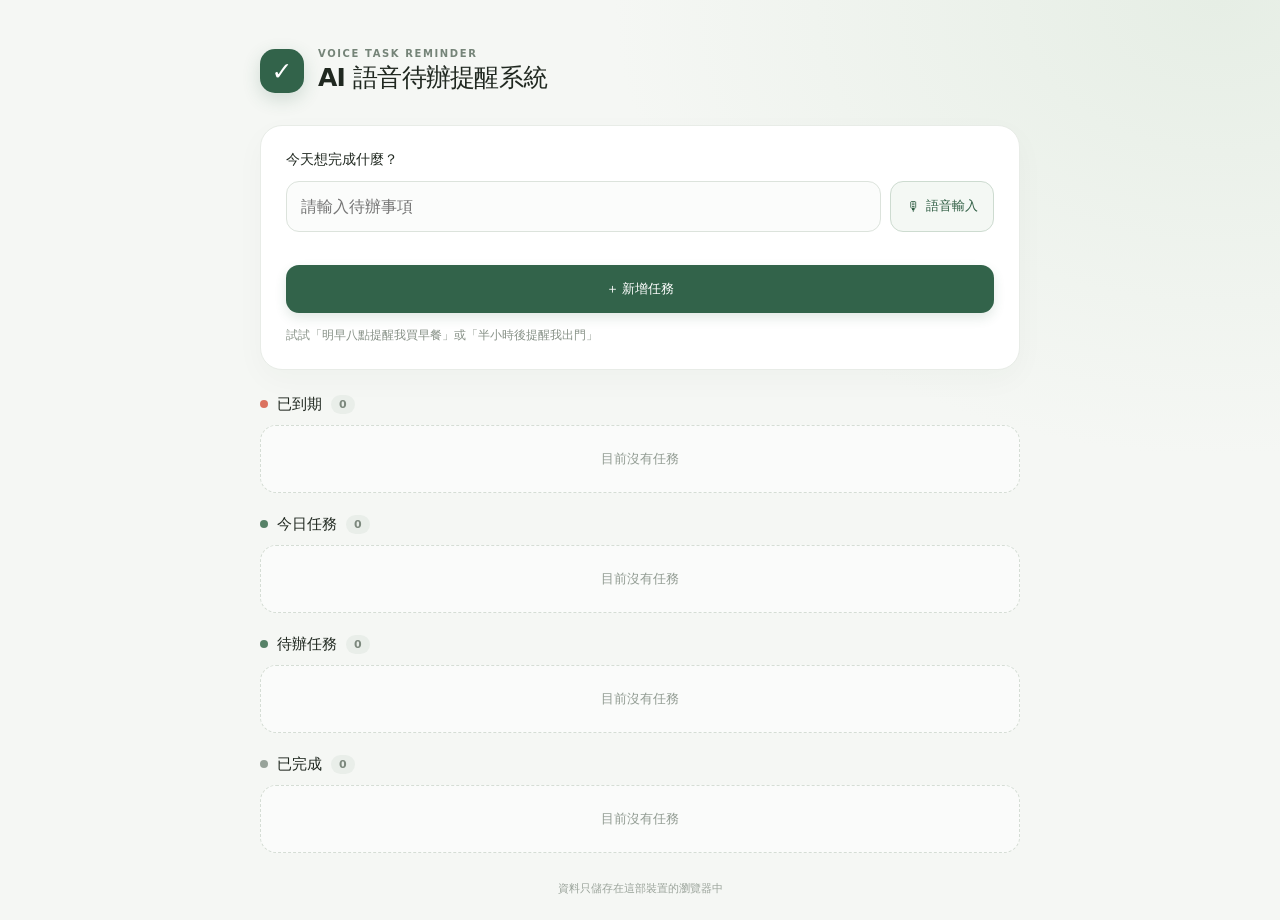
<file: index.html>
<!doctype html>
<html lang="zh-Hant">
<head>
  <meta charset="utf-8">
  <meta name="viewport" content="width=device-width, initial-scale=1, viewport-fit=cover">
  <meta name="theme-color" content="#f5f7f4">
  <title>AI 語音待辦提醒系統</title>
  <link rel="stylesheet" href="styles.css">
</head>
<body>
  <main class="app-shell">
    <header class="topbar">
      <div class="brand-mark" aria-hidden="true">✓</div>
      <div><p class="eyebrow">VOICE TASK REMINDER</p><h1>AI 語音待辦提醒系統</h1></div>
    </header>

    <section class="composer card" aria-label="新增任務">
      <label for="task-input">今天想完成什麼？</label>
      <div class="input-row">
        <input id="task-input" type="text" placeholder="請輸入待辦事項" autocomplete="off">
        <button id="voice-button" class="voice-button" type="button" aria-label="語音輸入"><span aria-hidden="true">🎙</span><span class="voice-label">語音輸入</span></button>
      </div>
      <p id="voice-status" class="voice-status" aria-live="polite"></p>
      <button id="add-button" class="add-button" type="button">＋ 新增任務</button>
      <p class="hint">試試「明早八點提醒我買早餐」或「半小時後提醒我出門」</p>
    </section>

    <section class="task-area" aria-label="任務清單">
      <div id="task-groups"></div>
    </section>
    <footer>資料只儲存在這部裝置的瀏覽器中</footer>
  </main>
  <script src="app.js"></script>
</body>
</html>
</file>
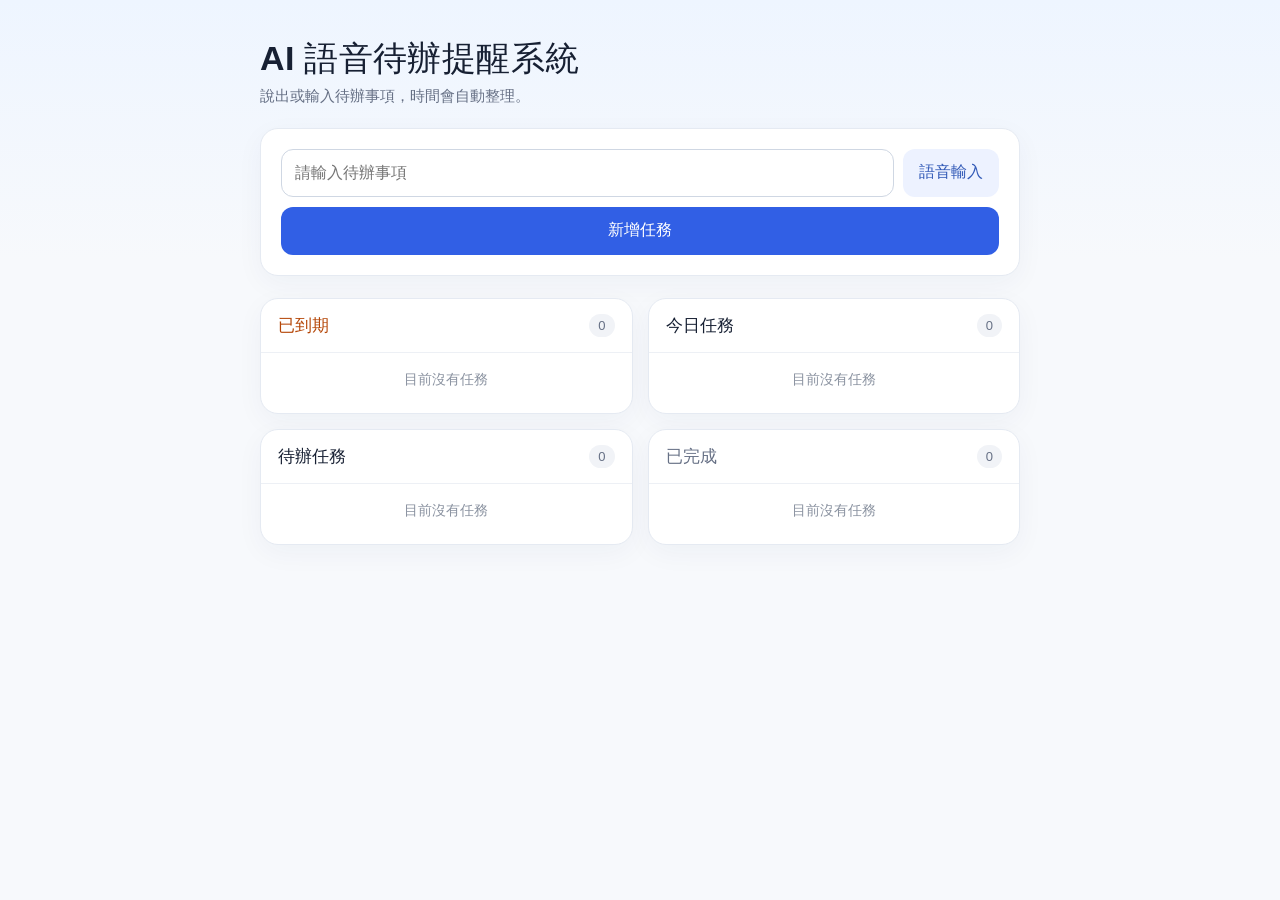
<file: local-version/index.html>
<!doctype html>
<html lang="zh-Hant">
<head>
  <meta charset="utf-8">
  <meta name="viewport" content="width=device-width, initial-scale=1, viewport-fit=cover">
  <meta name="theme-color" content="#f4f7fb">
  <title>voice-task-reminder｜AI 語音待辦提醒系統</title>
  <style>
    :root{font-family:-apple-system,BlinkMacSystemFont,"Segoe UI",sans-serif;color:#172033;background:#f4f7fb;font-synthesis:none;text-rendering:optimizeLegibility}*{box-sizing:border-box}body{margin:0;min-height:100vh;padding:env(safe-area-inset-top) 16px env(safe-area-inset-bottom);background:linear-gradient(180deg,#eef5ff 0,#f7f9fc 260px)}.app{width:min(100%,760px);margin:0 auto;padding:24px 0 48px}header{margin:4px 0 22px}h1{font-size:clamp(25px,6vw,34px);line-height:1.2;margin:0 0 8px;letter-spacing:.01em}.subtitle{color:#667085;margin:0;font-size:15px}.composer,.task-section{background:#fff;border:1px solid #e5eaf2;border-radius:18px;box-shadow:0 8px 28px #20365a0b}.composer{padding:16px;margin-bottom:22px}.input-row{display:flex;gap:9px;align-items:stretch}input{min-width:0;flex:1;border:1px solid #cfd7e3;border-radius:12px;padding:14px 13px;font-size:16px;color:#172033;outline:none}input:focus{border-color:#4779e8;box-shadow:0 0 0 3px #4779e81a}button{font:inherit;font-weight:650;border:0;border-radius:12px;min-height:48px;padding:0 16px;cursor:pointer;transition:transform .08s,background .15s}button:active{transform:scale(.98)}.voice{background:#edf2ff;color:#3159b7;white-space:nowrap}.voice.listening{background:#fff0ed;color:#bd422e}.add{width:100%;margin-top:10px;background:#315fe5;color:white;font-size:16px}.add:hover{background:#244fc9}.notice{margin:10px 2px 0;color:#b54708;font-size:14px;line-height:1.45}.notice:empty{display:none}.sections{display:grid;gap:15px}.task-section{overflow:hidden}.section-head{display:flex;align-items:center;justify-content:space-between;padding:15px 17px;border-bottom:1px solid #edf0f5}.section-head h2{font-size:17px;margin:0}.count{font-size:13px;color:#667085;background:#f1f3f7;border-radius:20px;padding:4px 9px}.task-list{list-style:none;margin:0;padding:0}.task{padding:15px 16px;border-bottom:1px solid #eef0f4}.task:last-child{border-bottom:0}.task-main{display:flex;gap:12px;align-items:flex-start}.check{width:24px;height:24px;min-height:24px;padding:0;flex:none;border:2px solid #b6c0d0;border-radius:8px;background:white;color:white;line-height:1}.check[aria-pressed="true"]{background:#2e9b70;border-color:#2e9b70}.task-copy{flex:1;min-width:0}.task-name{font-size:16px;line-height:1.4;font-weight:650;overflow-wrap:anywhere}.completed .task-name{text-decoration:line-through;color:#858d9b}.task-time{font-size:14px;color:#3159b7;margin-top:5px}.task-source{font-size:13px;color:#7b8494;margin-top:5px;overflow-wrap:anywhere}.task-actions{display:flex;flex-wrap:wrap;gap:8px;margin:12px 0 0 36px}.task-actions button{min-height:40px;padding:0 12px;font-size:13px;background:#f1f5ff;color:#3159b7}.task-actions .delete{background:#fff1f0;color:#b42318}.empty{padding:18px;color:#8b93a1;text-align:center;font-size:14px}.section-due .section-head h2{color:#b54708}.section-done .section-head h2{color:#667085}@media(min-width:600px){.app{padding-top:34px}.composer{padding:20px}.sections{grid-template-columns:1fr 1fr;align-items:start}.task-section{min-height:116px}}
  </style>
</head>
<body>
  <main class="app">
    <header><h1>AI 語音待辦提醒系統</h1><p class="subtitle">說出或輸入待辦事項，時間會自動整理。</p></header>
    <form class="composer" id="task-form">
      <div class="input-row"><input id="task-input" type="text" placeholder="請輸入待辦事項" autocomplete="off" aria-label="請輸入待辦事項"><button class="voice" id="voice-button" type="button">語音輸入</button></div>
      <button class="add" type="submit">新增任務</button>
      <p class="notice" id="notice" role="status" aria-live="polite"></p>
    </form>
    <div class="sections" id="sections"></div>
  </main>
  <script>
  (()=>{
    const STORAGE_KEY='voice-task-reminder.tasks.v1';
    const input=document.querySelector('#task-input'),form=document.querySelector('#task-form'),voiceButton=document.querySelector('#voice-button'),notice=document.querySelector('#notice'),sections=document.querySelector('#sections');
    let tasks=[];try{tasks=JSON.parse(localStorage.getItem(STORAGE_KEY)||'[]');if(!Array.isArray(tasks))tasks=[]}catch{tasks=[]}
    const save=()=>localStorage.setItem(STORAGE_KEY,JSON.stringify(tasks));
    const pad=n=>String(n).padStart(2,'0');
    function toArabic(s){const digits={零:0,〇:0,一:1,兩:2,二:2,三:3,四:4,五:5,六:6,七:7,八:8,九:9};return s.replace(/[零〇一兩二三四五六七八九十]+/g,part=>{if(/^十/.test(part))return String(10+(digits[part[1]]||0));if(part.includes('十')){const [a,b]=part.split('十');return String((digits[a]||1)*10+(digits[b]||0))}return String(digits[part]??part)})}
    function normalize(s){return toArabic(s).replace(/[０-９]/g,c=>String.fromCharCode(c.charCodeAt(0)-0xFEE0)).replace(/個小時|钟头|鐘頭/g,'小時').replace(/分鐘|分/g,'分鐘').replace(/點鐘|点钟|点/g,'點').replace(/(?<!小)時/g,'點').replace(/[\s，,。！？!?、；;：:「」『』（）()]/g,'')}
    function parseTime(original){
      const s=normalize(original),now=new Date();let at=null,matched='';
      const setRelative=(mins)=>{at=new Date(now.getTime()+mins*60000)};
      let m;
      if((m=s.match(/(\d+)分鐘後/))) {setRelative(+m[1]);matched=m[0]}
      else if((m=s.match(/(\d+)(?:個)?半小時後/))){setRelative(+m[1]*90);matched=m[0]}
      else if(s.includes('半小時後')){setRelative(30);matched='半小時後'}
      else if((m=s.match(/(\d+)(?:個)?小時後/))){setRelative(+m[1]*60);matched=m[0]}
      else if((m=s.match(/(\d+)個?小時半後/))){setRelative(+m[1]*60+30);matched=m[0]}
      else if(s.includes('等一下')||s.includes('待會')||s.includes('等會')){setRelative(10);matched=s.includes('等一下')?'等一下':s.includes('待會')?'待會':'等會'}
      else if(s.includes('晚一點')){setRelative(60);matched='晚一點'}
      else {
        let dayOffset=0;
        if(s.includes('下週')||s.includes('下周')||s.includes('下禮拜')||s.includes('下星期')){const wd=s.match(/(?:下週|下周|下禮拜|下星期)([一二三四五六日天])/);if(wd){const map={一:1,二:2,三:3,四:4,五:5,六:6,日:0,天:0},delta=(map[wd[1]]-now.getDay()+7)%7||7;dayOffset=delta+((s.includes('下週')||s.includes('下周'))?0:0);matched=wd[0]}}
        else if(s.includes('明天')||s.includes('明早')||s.includes('明晚')){dayOffset=1;matched=s.includes('明天')?'明天':s.includes('明早')?'明早':'明晚'}
        else if(s.includes('今天')){matched='今天'}
        else if(s.includes('這禮拜')||s.includes('這週')||s.includes('這周')){const wd=s.match(/(?:這禮拜|這週|這周)([一二三四五六日天])/);if(wd){const map={一:1,二:2,三:3,四:4,五:5,六:6,日:0,天:0},delta=(map[wd[1]]-now.getDay()+7)%7;dayOffset=delta;matched=wd[0]}}
        const time=s.match(/(?:早上|上午|早|下午|晚上|晚)?(\d{1,2})點(?:(\d{1,2})分?鐘?|半)?/);
        if(time||s.includes('明早')||s.includes('明晚')){
          let hour=time?+time[1]:(s.includes('明晚')?19:8),minute=time?(time[2]?+time[2]:time[0].endsWith('半')?30:0):0;
          const period=(s.match(/早上|上午|早|下午|晚上|晚/)||[])[0];if(period==='下午'&&hour<12)hour+=12;else if((period==='晚上'||period==='晚')&&hour<12)hour+=12;else if((period==='早上'||period==='上午'||period==='早')&&hour===12)hour=0;
          at=new Date(now.getFullYear(),now.getMonth(),now.getDate()+dayOffset,hour,minute,0,0);if(dayOffset===0&&at<now&&!matched)at.setDate(at.getDate()+1);
          if(time)matched=(matched?matched:'')+(period||'')+time[1]+'點'+(minute===30?'半':minute?minute+'分':'');
        }
      }
      if(!at)return {date:null,name:cleanTask(original),normalized:s};
      const name=cleanTask(original);
      return {date:at.toISOString(),name,normalized:s};
    }
    function cleanTask(raw){let s=normalize(raw);s=s.replace(/提醒我/g,'').replace(/(?:\d+分鐘後|半小時後|\d+(?:個)?半小時後|\d+(?:個)?小時(?:半)?後|等一下|待會|等會|晚一點)/g,'').replace(/(?:下週|下周|下禮拜|下星期)[一二三四五六日天]?/g,'').replace(/(?:這禮拜|這週|這周)[一二三四五六日天]?/g,'').replace(/明天|明早|明晚|今天/g,'').replace(/(?:早上|上午|下午|晚上)(?=\d{1,2}點)/g,'').replace(/早(?=\d{1,2}點)|晚(?=\d{1,2}點)/g,'').replace(/\d{1,2}點(?:\d{1,2}分鐘?|半)?/g,'').replace(/^請/g,'');return s||raw.trim()}
    const fmt=d=>new Intl.DateTimeFormat('zh-TW',{month:'numeric',day:'numeric',weekday:'short',hour:'2-digit',minute:'2-digit',hour12:false}).format(d);
    function esc(s){return String(s).replace(/[&<>"']/g,c=>({'&':'&amp;','<':'&lt;','>':'&gt;','"':'&quot;',"'":'&#39;'}[c]))}
    function bucket(t){if(t.done)return 'done';if(!t.remindAt)return 'todo';const d=new Date(t.remindAt),now=new Date();if(d<now)return 'due';if(d.toDateString()===now.toDateString())return 'today';return 'todo'}
    const groups=[['due','已到期'],['today','今日任務'],['todo','待辦任務'],['done','已完成']];
    function render(){sections.innerHTML='';for(const [key,title] of groups){const list=tasks.filter(t=>bucket(t)===key);const section=document.createElement('section');section.className='task-section '+(key==='due'?'section-due':key==='done'?'section-done':'');section.innerHTML=`<div class="section-head"><h2>${title}</h2><span class="count">${list.length}</span></div>${list.length?'<ul class="task-list">'+list.map(t=>`<li class="task ${t.done?'completed':''}"><div class="task-main"><button class="check" data-action="toggle" data-id="${esc(t.id)}" aria-label="標記完成" aria-pressed="${t.done}">${t.done?'✓':''}</button><div class="task-copy"><div class="task-name">${esc(t.name)}</div><div class="task-time">提醒時間：${t.remindAt?esc(fmt(new Date(t.remindAt))):'未設定'}</div><div class="task-source">原始輸入：${esc(t.source)}</div></div></div><div class="task-actions">${t.remindAt?`<button data-action="google" data-id="${esc(t.id)}">加入 Google Calendar</button><button data-action="ics" data-id="${esc(t.id)}">加入 Apple 行事曆</button>`:''}<button class="delete" data-action="delete" data-id="${esc(t.id)}">刪除</button></div></li>`).join('')+'</ul>':'<div class="empty">目前沒有任務</div>'}`;sections.append(section)}}
    function addTask(text){const parsed=parseTime(text);tasks.unshift({id:crypto.randomUUID?crypto.randomUUID():String(Date.now()+Math.random()),name:parsed.name,remindAt:parsed.date,source:text.trim(),done:false});save();render();input.value='';notice.textContent='任務已新增'+(parsed.date?'，已解析提醒時間。':'，提醒時間未設定。');}
    form.addEventListener('submit',e=>{e.preventDefault();if(!input.value.trim()){notice.textContent='請先輸入待辦事項。';input.focus();return}addTask(input.value)});
    function enc(s){return encodeURIComponent(s)}
    function google(t){const start=new Date(t.remindAt),end=new Date(start.getTime()+30*60000),stamp=d=>d.toISOString().replace(/[-:]/g,'').replace(/\.\d{3}Z$/,'Z');const url='https://calendar.google.com/calendar/render?action=TEMPLATE&text='+enc(t.name)+'&dates='+stamp(start)+'/'+stamp(end)+'&details='+enc('原始輸入：'+t.source);window.open(url,'_blank','noopener')}
    function ics(t){const start=new Date(t.remindAt),end=new Date(start.getTime()+30*60000),stamp=d=>d.toISOString().replace(/[-:]/g,'').replace(/\.\d{3}Z$/,'Z'),escapeICS=s=>String(s).replace(/\\/g,'\\\\').replace(/\n/g,'\\n').replace(/,/g,'\\,').replace(/;/g,'\\;');const body=['BEGIN:VCALENDAR','VERSION:2.0','PRODID:-//Voice Task Reminder//ZH-TW','CALSCALE:GREGORIAN','BEGIN:VEVENT','UID:'+t.id+'@voice-task-reminder','DTSTAMP:'+stamp(new Date()),'DTSTART:'+stamp(start),'DTEND:'+stamp(end),'SUMMARY:'+escapeICS(t.name),'DESCRIPTION:'+escapeICS('原始輸入：'+t.source),'END:VEVENT','END:VCALENDAR'].join('\r\n');const a=document.createElement('a');a.href=URL.createObjectURL(new Blob([body],{type:'text/calendar;charset=utf-8'}));a.download='voice-task-reminder.ics';a.click();setTimeout(()=>URL.revokeObjectURL(a.href),1000)}
    sections.addEventListener('click',e=>{const b=e.target.closest('button[data-action]');if(!b)return;const t=tasks.find(x=>x.id===b.dataset.id);if(!t)return;switch(b.dataset.action){case'toggle':t.done=!t.done;break;case'delete':tasks=tasks.filter(x=>x.id!==t.id);break;case'google':google(t);return;case'ics':ics(t);return}save();render()});
    const SpeechRecognition=window.SpeechRecognition||window.webkitSpeechRecognition;
    if(!SpeechRecognition){voiceButton.addEventListener('click',()=>notice.textContent='此瀏覽器不支援語音輸入，請改用打字');}
    else{voiceButton.addEventListener('click',()=>{const rec=new SpeechRecognition();rec.lang='zh-TW';rec.interimResults=false;rec.maxAlternatives=1;voiceButton.textContent='聆聽中...';voiceButton.classList.add('listening');voiceButton.disabled=true;notice.textContent='';rec.onresult=e=>{input.value=e.results[0][0].transcript;input.dispatchEvent(new Event('input',{bubbles:true}));notice.textContent='語音辨識完成，確認內容後按「新增任務」。';input.focus()};rec.onerror=()=>{notice.textContent='語音辨識未成功，請再試一次或改用打字。'};rec.onend=()=>{voiceButton.textContent='語音輸入';voiceButton.classList.remove('listening');voiceButton.disabled=false};try{rec.start()}catch{voiceButton.textContent='語音輸入';voiceButton.disabled=false;notice.textContent='無法啟動語音輸入，請改用打字。'}})}
    render();
  })();
  </script>
</body>
</html>
</file>
<file: styles.css>
:root{font-family:"DM Sans","Noto Sans TC",system-ui,sans-serif;color:#202820;background:#f5f7f4;font-synthesis:none;font-weight:400}*{box-sizing:border-box}body{margin:0;min-height:100vh;background:radial-gradient(ellipse at 95% 0%,#e6eee5 0,transparent 35%),#f5f7f4}.app-shell{width:min(100% - 32px,760px);margin:0 auto;padding:34px 0 24px}.topbar{display:flex;gap:14px;align-items:center;margin-bottom:27px}.brand-mark{width:44px;height:44px;border-radius:15px;background:#32634a;color:white;display:grid;place-items:center;font-size:25px;font-weight:700;box-shadow:0 6px 18px #32634a30}.eyebrow{margin:0 0 3px;font-size:10px;letter-spacing:.16em;color:#758478;font-weight:700}h1{font-size:22px;line-height:1.3;margin:0;font-weight:800;letter-spacing:-.03em}.card{background:#fff;border:1px solid #e8ece7;border-radius:22px;padding:22px;box-shadow:0 10px 30px #26392608}.composer label{display:block;font-size:14px;font-weight:700;margin:0 0 12px}.input-row{display:flex;gap:9px}input{min-width:0;flex:1;border:1px solid #dce3dc;border-radius:13px;padding:15px 14px;font:inherit;font-size:16px;outline:none;background:#fbfcfb;transition:border .2s,box-shadow .2s}input:focus{border-color:#578267;box-shadow:0 0 0 3px #57826720}.voice-button{min-width:104px;border:1px solid #cddbd0;border-radius:13px;background:#f4f8f4;color:#315f45;font:600 14px inherit;display:flex;align-items:center;justify-content:center;gap:6px;padding:0 12px;cursor:pointer}.voice-button.listening{background:#fff1ee;border-color:#e9b6aa;color:#9a4436}.voice-status{min-height:20px;margin:8px 0 0;color:#9a4436;font-size:12px}.add-button{width:100%;margin-top:5px;border:0;border-radius:13px;padding:15px;background:#32634a;color:#fff;font:700 16px inherit;cursor:pointer;box-shadow:0 5px 12px #32634a24}.add-button:active,.voice-button:active,.action-button:active{transform:translateY(1px)}.hint{margin:13px 0 0;color:#879187;font-size:12px;line-height:1.5}.task-area{margin-top:25px}#task-groups{display:grid;gap:22px}.group-heading{display:flex;align-items:center;gap:9px;margin:0 0 11px;font-size:15px;font-weight:800}.group-heading .count{font-size:11px;color:#7c887d;background:#e9eee9;border-radius:99px;padding:3px 8px}.group-heading .dot{width:8px;height:8px;border-radius:50%;background:#578267}.group[data-group="overdue"] .dot{background:#db725f}.group[data-group="done"] .dot{background:#98a39a}.task-list{display:grid;gap:10px}.task-card{background:#fff;border:1px solid #e8ece7;border-radius:17px;padding:15px;box-shadow:0 5px 18px #26392606}.task-top{display:flex;align-items:flex-start;gap:11px}.check-button{flex:none;width:25px;height:25px;border:1.5px solid #cbd5cc;background:white;color:white;border-radius:8px;display:grid;place-items:center;cursor:pointer;margin-top:1px}.task-card.completed .check-button{background:#32634a;border-color:#32634a}.task-main{flex:1;min-width:0}.task-title{font-size:15px;font-weight:700;line-height:1.45;overflow-wrap:anywhere}.completed .task-title{text-decoration:line-through;color:#98a098}.task-time{font-size:12px;color:#477253;margin-top:5px}.task-time.unscheduled{color:#9a8872}.task-original{font-size:12px;line-height:1.5;color:#899289;margin-top:8px;overflow-wrap:anywhere}.task-actions{display:flex;flex-wrap:wrap;gap:7px;margin:13px 0 0 36px}.action-button{border:1px solid #dce6dd;border-radius:10px;background:#f8faf8;color:#41654a;padding:8px 10px;font:600 12px inherit;text-decoration:none;cursor:pointer}.action-button.delete{margin-left:auto;border-color:transparent;color:#a16a60;background:transparent}.empty-state{border:1px dashed #d5ddd5;border-radius:16px;text-align:center;color:#929c93;padding:24px 14px;font-size:13px;background:#ffffff80}footer{text-align:center;color:#9ba49b;font-size:11px;margin:28px 0 0}@media(min-width:600px){.app-shell{padding-top:48px}.topbar{margin-bottom:30px}h1{font-size:25px}.card{padding:25px}.task-card{padding:18px}}
</file>
